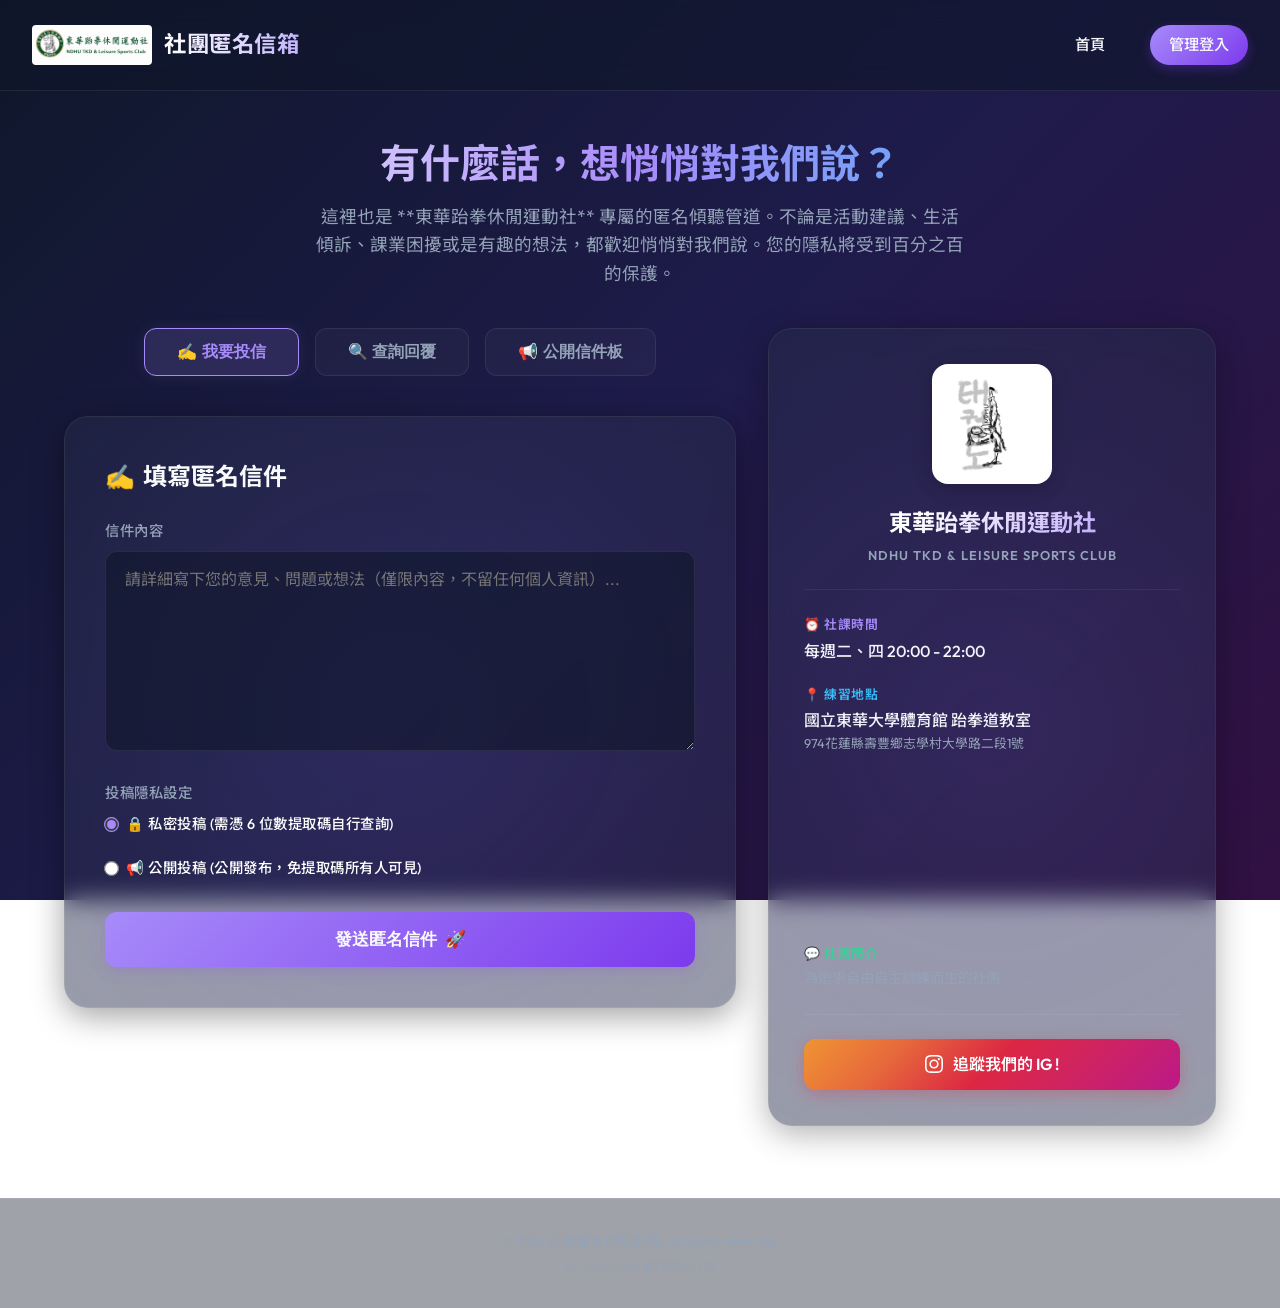
<file: static/index.html>
<!DOCTYPE html>
<html lang="zh-TW">
<head>
    <meta charset="UTF-8">
    <meta name="viewport" content="width=device-width, initial-scale=1.0">
    <title>東華跆拳休閒運動社-匿名信箱</title>
    <meta name="description" content="東華跆拳休閒運動社專屬的匿名信箱，提供一個安全、隱密的管道讓您隨時反映建議、活動想法或生活疑難，並可透過專屬提取碼查詢管理員回覆。">
    <link rel="stylesheet" href="/static/css/style.css">
</head>
<body>

    <header>
        <div class="logo-container" style="display: flex; align-items: center; gap: 0.75rem;">
            <img src="/static/logo.png" alt="社徽" style="height: 40px; border-radius: 4px; object-fit: contain;">
            <div class="logo-text">社團匿名信箱</div>
        </div>
        <div class="nav-links">
            <a href="/" class="btn-nav" id="nav-home">首頁</a>
            <a href="/admin" class="btn-nav btn-nav-primary" id="nav-admin">管理登入</a>
        </div>
    </header>

    <main>
        <!-- Welcome Hero Area -->
        <div style="text-align: center; margin-bottom: 2.5rem;">
            <h1 style="font-size: 2.5rem; font-weight: 700; margin-bottom: 0.5rem; background: linear-gradient(to right, #fff, #a78bfa, #38bdf8); -webkit-background-clip: text; -webkit-text-fill-color: transparent;">
                有什麼話，想悄悄對我們說？
            </h1>
            <p style="color: var(--text-muted); font-size: 1.1rem; max-width: 650px; margin: 0 auto; line-height: 1.6;">
                這裡也是 **東華跆拳休閒運動社** 專屬的匿名傾聽管道。不論是活動建議、生活傾訴、課業困擾或是有趣的想法，都歡迎悄悄對我們說。您的隱私將受到百分之百的保護。
            </p>
        </div>

        <div class="content-layout" style="display: flex; gap: 2rem; align-items: flex-start; flex-wrap: wrap; margin-top: 1rem;">
            <!-- Left Column: Mailbox Panels -->
            <div class="app-column" style="flex: 1.5; min-width: 320px;">
                <!-- Section Switch Tabs -->
                <div class="tabs-container">
                    <button class="tab-btn active" id="tab-submit-btn" onclick="switchTab('submit')">✍ 我要投信</button>
                    <button class="tab-btn" id="tab-query-btn" onclick="switchTab('query')">🔍 查詢回覆</button>
                    <button class="tab-btn" id="tab-public-btn" onclick="switchTab('public')">📢 公開信件板</button>
                </div>

                <!-- TAB 1: SUBMIT LETTER -->
                <div id="tab-submit" class="glass-panel">
                    <h2 style="font-size: 1.5rem; margin-bottom: 1.5rem; display: flex; align-items: center; gap: 0.5rem;">
                        <span style="color: var(--primary);">✍</span> 填寫匿名信件
                    </h2>
                    
                    <form id="submit-form" onsubmit="handleLetterSubmit(event)">
                        <div class="form-group">
                            <label for="content">信件內容</label>
                            <textarea id="content" class="form-control" placeholder="請詳細寫下您的意見、問題或想法（僅限內容，不留任何個人資訊）..." required maxlength="2000" style="min-height: 200px;"></textarea>
                        </div>

                        <div class="form-group" style="margin-bottom: 1.5rem;">
                            <label>投稿隱私設定</label>
                            <div style="display: flex; flex-direction: column; gap: 0.8rem; margin-top: 0.5rem;">
                                <label style="display: flex; align-items: center; gap: 0.5rem; cursor: pointer; color: #fff; font-weight: 500;">
                                    <input type="radio" name="is_public" value="0" checked style="accent-color: var(--primary); transform: scale(1.15);">
                                    🔒 私密投稿 (需憑 6 位數提取碼自行查詢)
                                </label>
                                <label style="display: flex; align-items: center; gap: 0.5rem; cursor: pointer; color: #fff; font-weight: 500;">
                                    <input type="radio" name="is_public" value="1" style="accent-color: var(--primary); transform: scale(1.15);">
                                    📢 公開投稿 (公開發布，免提取碼所有人可見)
                                </label>
                            </div>
                        </div>

                        <button type="submit" class="btn-submit" id="submit-btn">
                            <span>發送匿名信件</span> 🚀
                        </button>
                    </form>

                    <!-- Submission Success Modal/Result inside Panel -->
                    <div id="submit-success-card" style="display: none; text-align: center; padding: 1.5rem 0;" class="fadeIn">
                        <div style="font-size: 4rem; color: var(--success); margin-bottom: 1rem;">🎉</div>
                        <h3 style="font-size: 1.6rem; margin-bottom: 0.5rem;">投遞成功！</h3>
                        
                        <div id="success-private-msg">
                            <p style="color: var(--text-muted); max-width: 500px; margin: 0 auto 1.5rem;">
                                您的信件已放入匿名信箱。請務必**妥善保存下方 6 位數提取碼**，日後可憑此提取碼查詢社團管理員的回覆。
                            </p>
                        </div>

                        <div id="success-public-msg" style="display: none;">
                            <p style="color: var(--text-muted); max-width: 500px; margin: 0 auto 1rem;">
                                您的信件已成功發布至 **「公開信件板」**，所有人均可點閱。
                            </p>
                            <p style="color: #a78bfa; max-width: 500px; margin: 0 auto 1.5rem; font-size: 0.95rem; font-weight: 500;">
                                💡 提示：雖然是公開投稿，您依然可以複製並保存下方的 **6 位數提取碼**。日後在「查詢回覆」分頁輸入它，即可單獨向幹部進行後續的補充說明或對話！
                            </p>
                        </div>

                        <div class="code-box" style="max-width: 320px; margin: 1.5rem auto;">
                            <span class="code-text" id="generated-code">123456</span>
                            <button class="btn-copy" id="btn-copy-code" onclick="copyCode()">複製</button>
                        </div>
                        
                        <button class="btn-submit" style="width: auto; padding: 0.8rem 2rem; background: rgba(255, 255, 255, 0.05); border: 1px solid var(--panel-border); margin-top: 1rem;" onclick="resetSubmitForm()">
                            繼續投遞新信件
                        </button>
                    </div>
                </div>

                <!-- TAB 2: QUERY STATUS & REPLIES -->
                <div id="tab-query" class="glass-panel" style="display: none;">
                    <h2 style="font-size: 1.5rem; margin-bottom: 1.5rem; display: flex; align-items: center; gap: 0.5rem;">
                        <span style="color: var(--secondary);">🔍</span> 查詢回覆狀態
                    </h2>

                    <div class="form-group" style="display: flex; gap: 1rem;">
                        <input type="text" id="query-code-input" class="form-control" placeholder="請輸入 6 位數提取碼（例如：123456）" style="flex: 1;" required maxlength="6" pattern="\d{6}">
                        <button type="button" class="btn-submit" style="width: auto; padding: 0 2rem;" onclick="handleLetterQuery()">
                            查詢
                        </button>
                    </div>

                    <!-- Query Results -->
                    <div id="query-result" style="display: none;">
                        <div class="letter-result-card">
                            <div style="display: flex; justify-content: space-between; align-items: center; margin-bottom: 1rem; border-bottom: 1px solid var(--panel-border); padding-bottom: 0.8rem;">
                                <h3 style="font-size: 1.2rem; color: var(--primary);">📬 您的信件</h3>
                                <span style="font-size: 0.85rem; color: var(--text-muted);">
                                     投遞時間：<span id="result-date">2026/06/27 12:00:00</span>
                                </span>
                            </div>
                            
                            <div id="result-content" style="white-space: pre-wrap; background: rgba(15, 23, 42, 0.4); padding: 1.2rem; border-radius: 12px; margin-bottom: 1.5rem;">
                                信件內容
                            </div>

                            <h4 style="font-size: 1.1rem; margin-bottom: 1rem; color: var(--primary); display: flex; align-items: center; gap: 0.5rem;">
                                <span>💬</span> 管理員回覆
                            </h4>
                            
                            <div id="replies-container" class="replies-timeline">
                                <!-- Replies will be rendered here dynamically -->
                            </div>

                            <!-- Sender Reply Compose Box -->
                            <div style="margin-top: 2rem; border-top: 1px solid var(--panel-border); padding-top: 1.5rem;">
                                <h4 style="font-size: 1.1rem; margin-bottom: 0.75rem; color: var(--secondary);">✍ 繼續補充 / 回覆幹部</h4>
                                <form id="sender-reply-form" onsubmit="submitSenderReply(event)">
                                    <div class="form-group">
                                        <textarea id="sender-reply-content" class="form-control" placeholder="輸入要補充的內容或回覆幹部..." style="min-height: 80px;" required></textarea>
                                    </div>
                                    <button type="submit" class="btn-submit" style="width: auto; padding: 0.6rem 1.5rem; font-size: 0.95rem; float: right; margin-bottom: 1rem;">
                                        送出回覆 📤
                                    </button>
                                </form>
                                <div style="clear: both;"></div>
                            </div>
                        </div>
                    </div>
                    
                    <!-- Not Found or Error Alert inside Panel -->
                    <div id="query-error" style="display: none; background: rgba(248, 113, 113, 0.1); border: 1px solid rgba(248, 113, 113, 0.2); padding: 1rem 1.5rem; border-radius: 12px; color: var(--danger); margin-top: 1.5rem;">
                        找不到該提取碼對應的信件，請再次確認是否輸入正確的 6 位數數字。
                    </div>
                </div>

                <!-- TAB 3: PUBLIC BOARD -->
                <div id="tab-public" class="glass-panel" style="display: none;">
                    <h2 style="font-size: 1.5rem; margin-bottom: 1.5rem; display: flex; align-items: center; gap: 0.5rem;">
                        <span style="color: var(--primary);">📢</span> 公開信件板
                    </h2>
                    
                    <p style="color: var(--text-muted); margin-bottom: 1.5rem; font-size: 0.95rem;">
                        這裡展示所有公開投稿的信件，以及社團幹部們的公開回覆。
                    </p>

                    <div id="public-board-container" style="display: flex; flex-direction: column; gap: 1.5rem;">
                        <div style="text-align: center; color: var(--text-muted); padding: 2rem;">
                            載入中...
                        </div>
                    </div>
                </div>
            </div>

            <!-- Right Column: Club Profile Card -->
            <div class="info-column" style="flex: 1; min-width: 300px; position: sticky; top: 100px;">
                <div class="glass-panel" style="border: 1px solid rgba(255, 255, 255, 0.08); background: rgba(30, 41, 59, 0.45); border-radius: 24px; padding: 2.2rem; box-shadow: 0 8px 32px 0 rgba(0, 0, 0, 0.3);">
                    <div style="text-align: center; margin-bottom: 1.5rem;">
                        <img src="/static/club_illustration.png" alt="社課插圖" style="width: 120px; height: 120px; border-radius: 16px; object-fit: contain; margin-bottom: 0.75rem; border: 1px solid rgba(255, 255, 255, 0.1); box-shadow: 0 4px 20px rgba(0, 0, 0, 0.2); background: white; padding: 5px;">
                        <h2 style="font-size: 1.45rem; font-weight: 700; color: #fff; margin-bottom: 0.25rem; background: linear-gradient(135deg, #fff 30%, #a78bfa 100%); -webkit-background-clip: text; -webkit-text-fill-color: transparent;">東華跆拳休閒運動社</h2>
                        <p style="font-size: 0.8rem; color: var(--text-muted); text-transform: uppercase; letter-spacing: 1px; font-weight: 600;">NDHU TKD & Leisure Sports Club</p>
                    </div>
                    
                    <hr style="border: 0; border-top: 1px solid rgba(255, 255, 255, 0.06); margin: 1.5rem 0;" />
                    
                    <div style="display: flex; flex-direction: column; gap: 1.25rem;">
                        <div>
                            <div style="font-size: 0.8rem; color: #a78bfa; font-weight: 600; text-transform: uppercase; margin-bottom: 0.25rem; letter-spacing: 0.5px;">⏰ 社課時間</div>
                            <div style="color: #f1f5f9; font-size: 1rem; font-weight: 500;">每週二、四 20:00 - 22:00</div>
                        </div>
                        
                        <div>
                            <div style="font-size: 0.8rem; color: #38bdf8; font-weight: 600; text-transform: uppercase; margin-bottom: 0.25rem; letter-spacing: 0.5px;">📍 練習地點</div>
                            <div style="color: #f1f5f9; font-size: 1rem; font-weight: 500; line-height: 1.4;">
                                國立東華大學體育館 跆拳道教室<br>
                                <span style="font-size: 0.8rem; color: var(--text-muted); font-weight: 400;">974花蓮縣壽豐鄉志學村大學路二段1號</span>
                            </div>
                            <iframe src="https://maps.google.com/maps?q=國立東華大學體育館&hl=zh-TW&z=15&output=embed" width="100%" height="150" style="border:0; border-radius: 12px; margin-top: 0.75rem; opacity: 0.85;" allowfullscreen="" loading="lazy"></iframe>
                        </div>
                        
                        <div>
                            <div style="font-size: 0.8rem; color: #34d399; font-weight: 600; text-transform: uppercase; margin-bottom: 0.25rem; letter-spacing: 0.5px;">💬 社團簡介</div>
                            <div style="color: var(--text-muted); font-size: 0.9rem; line-height: 1.55;">
                                為追求自由自主訓練而生的社團
                            </div>
                        </div>
                    </div>
                    
                    <hr style="border: 0; border-top: 1px solid rgba(255, 255, 255, 0.06); margin: 1.5rem 0;" />
                    
                    <a href="https://www.instagram.com/ndhu_tkd_fun?utm_source=ig_web_button_share_sheet&igsh=ZDNlZDc0MzIxNw==" target="_blank" class="btn-submit" style="display: flex; align-items: center; justify-content: center; gap: 0.6rem; background: linear-gradient(135deg, #f09433 0%, #e6683c 25%, #dc2743 50%, #cc2366 75%, #bc1888 100%); border: none; text-decoration: none; font-size: 1rem; font-weight: 600; padding: 0.8rem; border-radius: 12px; transition: transform 0.2s, box-shadow 0.2s; box-shadow: 0 4px 15px rgba(220, 39, 67, 0.3); color: #fff;">
                        <svg style="width: 18px; height: 18px; fill: white;" viewBox="0 0 24 24">
                            <path d="M12 2.163c3.204 0 3.584.012 4.85.07 3.252.148 4.771 1.691 4.919 4.919.058 1.265.069 1.645.069 4.849 0 3.205-.012 3.584-.069 4.849-.149 3.225-1.664 4.771-4.919 4.919-1.266.058-1.644.07-4.85.07-3.204 0-3.584-.012-4.849-.07-3.26-.149-4.771-1.699-4.919-4.92-.058-1.265-.07-1.644-.07-4.849 0-3.204.013-3.583.07-4.849.149-3.227 1.664-4.771 4.919-4.919 1.266-.057 1.645-.069 4.849-.069zM12 0C8.741 0 8.333.014 7.053.072 2.695.272.273 2.69.073 7.051c-.059 1.281-.073 1.689-.073 4.948 0 3.259.014 3.668.072 4.948.2 4.358 2.618 6.78 6.98 6.98 1.281.058 1.689.072 4.948.072 3.259 0 3.668-.014 4.948-.072 4.354-.2 6.782-2.618 6.979-6.98.059-1.28.073-1.689.073-4.948 0-3.259-.014-3.667-.072-4.947-.196-4.354-2.617-6.78-6.979-6.98C15.668.014 15.259 0 12 0zm0 5.838a6.162 6.162 0 1 0 0 12.324 6.162 6.162 0 0 0 0-12.324zM12 16a4 4 0 1 1 0-8 4 4 0 0 1 0 8zm6.406-11.845a1.44 1.44 0 1 0 0 2.881 1.44 1.44 0 0 0 0-2.881z"/>
                        </svg>
                        追蹤我們的 IG !
                    </a>
                </div>
            </div>
        </div>
    </main>

    <!-- Global Feedback Notification (Toast) -->
    <div id="toast" class="toast-msg"></div>

    <footer>
        <p>&copy; 2026 社團匿名信箱系統. All rights reserved.</p>
        <p style="font-size: 0.75rem; margin-top: 0.25rem; opacity: 0.5;">由 Antigravity 團隊精心打造</p>
    </footer>

    <script src="/static/js/app.js"></script>
</body>
</html>
</file>
<file: static/css/style.css>
/* Import modern premium fonts */
@import url('https://fonts.googleapis.com/css2?family=Outfit:wght@300;400;500;600;700&family=Noto+Sans+TC:wght@300;400;500;700&display=swap');

:root {
    --bg-gradient: linear-gradient(135deg, #0f172a 0%, #1e1b4b 50%, #311042 100%);
    --panel-bg: rgba(30, 41, 59, 0.45);
    --panel-border: rgba(255, 255, 255, 0.08);
    --glow-primary: rgba(139, 92, 246, 0.15);
    
    /* Elegant Palette */
    --primary: #a78bfa;
    --primary-hover: #c4b5fd;
    --secondary: #38bdf8;
    --success: #34d399;
    --warning: #fbbf24;
    --danger: #f87171;
    --text-main: #f8fafc;
    --text-muted: #94a3b8;
    --text-dark: #0f172a;
    
    /* Shadow effects */
    --shadow-premium: 0 8px 32px 0 rgba(0, 0, 0, 0.37);
    --glass-blur: blur(12px);
    
    --font-sans: 'Outfit', 'Noto Sans TC', -apple-system, BlinkMacSystemFont, "Segoe UI", Roboto, sans-serif;
    --transition-smooth: all 0.3s cubic-bezier(0.4, 0, 0.2, 1);
}

* {
    box-sizing: border-box;
    margin: 0;
    padding: 0;
}

body {
    font-family: var(--font-sans);
    background: var(--bg-gradient);
    background-attachment: fixed;
    color: var(--text-main);
    min-height: 100vh;
    display: flex;
    flex-direction: column;
    overflow-x: hidden;
    line-height: 1.6;
}

/* Header & Navigation Styles */
header {
    width: 100%;
    padding: 1.5rem 2rem;
    display: flex;
    justify-content: space-between;
    align-items: center;
    backdrop-filter: var(--glass-blur);
    -webkit-backdrop-filter: var(--glass-blur);
    border-bottom: 1px solid var(--panel-border);
    position: sticky;
    top: 0;
    z-index: 100;
    background: rgba(15, 23, 42, 0.6);
}

.logo-container {
    display: flex;
    align-items: center;
    gap: 0.75rem;
}

.logo-icon {
    font-size: 2rem;
    background: linear-gradient(135deg, var(--primary), var(--secondary));
    -webkit-background-clip: text;
    -webkit-text-fill-color: transparent;
    font-weight: 700;
}

.logo-text {
    font-size: 1.4rem;
    font-weight: 700;
    letter-spacing: 0.5px;
    background: linear-gradient(to right, #ffffff, #c4b5fd);
    -webkit-background-clip: text;
    -webkit-text-fill-color: transparent;
}

.nav-links {
    display: flex;
    gap: 1.5rem;
    align-items: center;
}

.btn-nav {
    color: var(--text-main);
    text-decoration: none;
    font-size: 0.95rem;
    font-weight: 500;
    padding: 0.5rem 1.2rem;
    border-radius: 50px;
    transition: var(--transition-smooth);
    border: 1px solid transparent;
}

.btn-nav:hover {
    background: rgba(255, 255, 255, 0.05);
    border-color: var(--panel-border);
}

.btn-nav-primary {
    background: linear-gradient(135deg, var(--primary) 0%, #7c3aed 100%);
    box-shadow: 0 4px 12px rgba(124, 58, 237, 0.3);
    border: none;
}

.btn-nav-primary:hover {
    transform: translateY(-2px);
    box-shadow: 0 6px 16px rgba(124, 58, 237, 0.4);
    background: linear-gradient(135deg, var(--primary-hover) 0%, #8b5cf6 100%);
    color: var(--text-main);
}

/* Container Structure */
main {
    flex: 1;
    max-width: 1200px;
    width: 100%;
    margin: 0 auto;
    padding: 2.5rem 1.5rem;
}

/* Glassmorphism Panel */
.glass-panel {
    background: var(--panel-bg);
    backdrop-filter: var(--glass-blur);
    -webkit-backdrop-filter: var(--glass-blur);
    border: 1px solid var(--panel-border);
    border-radius: 24px;
    padding: 2.5rem;
    box-shadow: var(--shadow-premium);
    margin-bottom: 2rem;
    position: relative;
    overflow: hidden;
}

.glass-panel::before {
    content: '';
    position: absolute;
    top: -50%;
    left: -50%;
    width: 200%;
    height: 200%;
    background: radial-gradient(circle, var(--glow-primary) 0%, transparent 70%);
    pointer-events: none;
    z-index: 0;
}

.glass-panel > * {
    position: relative;
    z-index: 1;
}

/* Tab navigation for Landing Page */
.tabs-container {
    display: flex;
    justify-content: center;
    gap: 1rem;
    margin-bottom: 2.5rem;
}

.tab-btn {
    background: rgba(255, 255, 255, 0.03);
    border: 1px solid var(--panel-border);
    color: var(--text-muted);
    padding: 0.8rem 2rem;
    border-radius: 12px;
    font-size: 1rem;
    font-weight: 600;
    cursor: pointer;
    transition: var(--transition-smooth);
}

.tab-btn:hover {
    color: var(--text-main);
    background: rgba(255, 255, 255, 0.08);
}

.tab-btn.active {
    background: rgba(167, 139, 250, 0.15);
    border-color: var(--primary);
    color: var(--primary);
    box-shadow: 0 0 15px rgba(167, 139, 250, 0.1);
}

/* Form Elements */
.form-group {
    margin-bottom: 1.5rem;
}

.form-group label {
    display: block;
    font-size: 0.9rem;
    font-weight: 500;
    color: var(--text-muted);
    margin-bottom: 0.5rem;
    letter-spacing: 0.5px;
}

.form-control {
    width: 100%;
    background: rgba(15, 23, 42, 0.6);
    border: 1px solid var(--panel-border);
    border-radius: 12px;
    padding: 0.9rem 1.2rem;
    color: var(--text-main);
    font-family: var(--font-sans);
    font-size: 1rem;
    transition: var(--transition-smooth);
}

.form-control:focus {
    outline: none;
    border-color: var(--primary);
    box-shadow: 0 0 0 3px rgba(167, 139, 250, 0.15);
    background: rgba(15, 23, 42, 0.8);
}

select.form-control {
    appearance: none;
    background-image: url("data:image/svg+xml,%3Csvg xmlns='http://www.w3.org/2000/svg' fill='none' viewBox='0 0 24 24' stroke='%2394a3b8'%3E%3Cpath stroke-linecap='round' stroke-linejoin='round' stroke-width='2' d='M19 9l-7 7-7-7'/%3E%3C/svg%3E");
    background-repeat: no-repeat;
    background-position: right 1.2rem center;
    background-size: 1.2rem;
    padding-right: 2.5rem;
}

textarea.form-control {
    resize: vertical;
    min-height: 150px;
}

/* Submit and Action Buttons */
.btn-submit {
    display: inline-flex;
    align-items: center;
    justify-content: center;
    gap: 0.5rem;
    width: 100%;
    background: linear-gradient(135deg, var(--primary) 0%, #7c3aed 100%);
    color: var(--text-main);
    border: none;
    border-radius: 12px;
    padding: 1rem 2rem;
    font-size: 1.05rem;
    font-weight: 600;
    cursor: pointer;
    transition: var(--transition-smooth);
    box-shadow: 0 4px 15px rgba(124, 58, 237, 0.2);
}

.btn-submit:hover {
    transform: translateY(-2px);
    box-shadow: 0 6px 20px rgba(124, 58, 237, 0.35);
    background: linear-gradient(135deg, var(--primary-hover) 0%, #8b5cf6 100%);
}

.btn-submit:active {
    transform: translateY(0);
}

/* Cards for letter presentation */
.letter-result-card {
    background: rgba(255, 255, 255, 0.02);
    border: 1px solid var(--panel-border);
    border-radius: 16px;
    padding: 1.8rem;
    margin-top: 2rem;
    animation: fadeIn 0.4s ease-out;
}

/* Animations */
@keyframes fadeIn {
    from { opacity: 0; transform: translateY(10px); }
    to { opacity: 1; transform: translateY(0); }
}

/* Badges styling */
.badge {
    display: inline-flex;
    align-items: center;
    padding: 0.25rem 0.75rem;
    border-radius: 50px;
    font-size: 0.8rem;
    font-weight: 600;
    letter-spacing: 0.5px;
}

.badge-suggestion { background: rgba(56, 189, 248, 0.15); color: var(--secondary); border: 1px solid rgba(56, 189, 248, 0.3); }
.badge-activity { background: rgba(167, 139, 250, 0.15); color: var(--primary); border: 1px solid rgba(167, 139, 250, 0.3); }
.badge-study { background: rgba(52, 211, 153, 0.15); color: var(--success); border: 1px solid rgba(52, 211, 153, 0.3); }
.badge-complaint { background: rgba(248, 113, 113, 0.15); color: var(--danger); border: 1px solid rgba(248, 113, 113, 0.3); }
.badge-other { background: rgba(148, 163, 184, 0.15); color: var(--text-muted); border: 1px solid rgba(148, 163, 184, 0.3); }

/* Copy Code Segment */
.code-box {
    display: flex;
    align-items: center;
    justify-content: space-between;
    background: rgba(15, 23, 42, 0.8);
    border: 1px solid rgba(167, 139, 250, 0.3);
    border-radius: 12px;
    padding: 1rem 1.5rem;
    margin: 1.5rem 0;
}

.code-text {
    font-family: 'Courier New', Courier, monospace;
    font-size: 1.3rem;
    font-weight: 700;
    color: var(--primary);
    letter-spacing: 1px;
}

.btn-copy {
    background: rgba(255, 255, 255, 0.05);
    border: 1px solid var(--panel-border);
    color: var(--text-main);
    padding: 0.5rem 1rem;
    border-radius: 8px;
    cursor: pointer;
    font-size: 0.85rem;
    transition: var(--transition-smooth);
}

.btn-copy:hover {
    background: rgba(255, 255, 255, 0.1);
    border-color: var(--primary);
}

/* Timeline & Replies for users */
.replies-timeline {
    margin-top: 1.5rem;
    border-left: 2px solid rgba(167, 139, 250, 0.2);
    padding-left: 1.5rem;
}

.reply-item {
    position: relative;
    margin-bottom: 1.5rem;
}

.reply-item::before {
    content: '';
    position: absolute;
    left: calc(-1.5rem - 6px);
    top: 6px;
    width: 10px;
    height: 10px;
    border-radius: 50%;
    background: var(--primary);
    box-shadow: 0 0 8px var(--primary);
}

.reply-header {
    display: flex;
    justify-content: space-between;
    font-size: 0.85rem;
    color: var(--text-muted);
    margin-bottom: 0.4rem;
}

.reply-content {
    background: rgba(255, 255, 255, 0.03);
    border: 1px solid var(--panel-border);
    padding: 1rem;
    border-radius: 12px;
    font-size: 0.95rem;
}

/* Footer Section */
footer {
    padding: 2rem;
    text-align: center;
    font-size: 0.85rem;
    color: var(--text-muted);
    border-top: 1px solid var(--panel-border);
    background: rgba(15, 23, 42, 0.4);
    margin-top: auto;
}

/* --- ADMIN MODULE STYLES --- */
.admin-grid {
    display: grid;
    grid-template-columns: 320px 1fr;
    gap: 1.5rem;
    height: calc(100vh - 160px);
}

.admin-sidebar {
    background: rgba(30, 41, 59, 0.4);
    border: 1px solid var(--panel-border);
    border-radius: 20px;
    padding: 1.25rem;
    display: flex;
    flex-direction: column;
    overflow-y: auto;
}

.admin-content {
    background: rgba(30, 41, 59, 0.45);
    border: 1px solid var(--panel-border);
    border-radius: 20px;
    padding: 2rem;
    overflow-y: auto;
    display: flex;
    flex-direction: column;
}

/* Filters & Search in Admin Panel */
.sidebar-filters {
    margin-bottom: 1.25rem;
}

.search-wrapper {
    position: relative;
    margin-bottom: 1rem;
}

.sidebar-title {
    font-size: 1.1rem;
    font-weight: 600;
    margin-bottom: 0.75rem;
    color: var(--text-main);
}

.letter-list {
    display: flex;
    flex-direction: column;
    gap: 0.75rem;
    flex: 1;
    overflow-y: auto;
}

/* Letter list items */
.letter-list-item {
    background: rgba(15, 23, 42, 0.4);
    border: 1px solid var(--panel-border);
    border-radius: 12px;
    padding: 1rem;
    cursor: pointer;
    transition: var(--transition-smooth);
    position: relative;
}

.letter-list-item:hover {
    background: rgba(255, 255, 255, 0.03);
    border-color: rgba(167, 139, 250, 0.3);
}

.letter-list-item.active {
    background: rgba(167, 139, 250, 0.1);
    border-color: var(--primary);
}

.item-header {
    display: flex;
    justify-content: space-between;
    align-items: center;
    margin-bottom: 0.5rem;
}

.item-title {
    font-weight: 600;
    font-size: 0.95rem;
    white-space: nowrap;
    overflow: hidden;
    text-overflow: ellipsis;
    max-width: 170px;
}

.item-meta {
    font-size: 0.75rem;
    color: var(--text-muted);
}

/* Read/Unread Dots & Badges */
.status-indicator {
    display: inline-block;
    width: 8px;
    height: 8px;
    border-radius: 50%;
    margin-right: 0.5rem;
}

.status-unread {
    background: var(--secondary);
    box-shadow: 0 0 8px var(--secondary);
}

.status-read {
    background: transparent;
}

.admin-badge-unread {
    position: absolute;
    top: 10px;
    right: 10px;
    background: var(--secondary);
    color: var(--text-dark);
    font-size: 0.7rem;
    font-weight: 700;
    padding: 0.1rem 0.4rem;
    border-radius: 4px;
}

/* Details Panel for Selected Letter */
.detail-header {
    border-bottom: 1px solid var(--panel-border);
    padding-bottom: 1.5rem;
    margin-bottom: 1.5rem;
}

.detail-title-row {
    display: flex;
    justify-content: space-between;
    align-items: flex-start;
    gap: 1rem;
    margin-bottom: 0.75rem;
}

.detail-title {
    font-size: 1.6rem;
    font-weight: 700;
}

.detail-meta {
    display: flex;
    gap: 1rem;
    font-size: 0.85rem;
    color: var(--text-muted);
    align-items: center;
}

.detail-body {
    background: rgba(15, 23, 42, 0.4);
    border: 1px solid var(--panel-border);
    border-radius: 16px;
    padding: 1.5rem;
    margin-bottom: 2rem;
    font-size: 1.05rem;
    white-space: pre-wrap;
    flex-grow: 0;
}

/* Reply writing section */
.reply-compose-box {
    margin-top: auto;
    border-top: 1px solid var(--panel-border);
    padding-top: 1.5rem;
}

/* Alerts and feedback popups */
.toast-msg {
    position: fixed;
    bottom: 2rem;
    right: 2rem;
    padding: 1rem 1.5rem;
    border-radius: 12px;
    font-size: 0.95rem;
    font-weight: 600;
    box-shadow: 0 4px 20px rgba(0, 0, 0, 0.5);
    z-index: 1000;
    display: flex;
    align-items: center;
    gap: 0.5rem;
    transform: translateY(100px);
    opacity: 0;
    transition: var(--transition-smooth);
}

.toast-msg.show {
    transform: translateY(0);
    opacity: 1;
}

.toast-success {
    background: #064e3b;
    border: 1px solid var(--success);
    color: var(--success);
}

.toast-error {
    background: #7f1d1d;
    border: 1px solid var(--danger);
    color: var(--danger);
}

/* Centered Admin Login Container */
.login-container {
    max-width: 450px;
    width: 100%;
    margin: 4rem auto;
}

/* Empty placeholder */
.empty-placeholder {
    display: flex;
    flex-direction: column;
    align-items: center;
    justify-content: center;
    height: 100%;
    color: var(--text-muted);
    text-align: center;
    padding: 3rem;
}

.empty-icon {
    font-size: 3rem;
    margin-bottom: 1rem;
    opacity: 0.5;
}

/* Responsive adjustment */
@media (max-width: 768px) {
    .admin-grid {
        grid-template-columns: 1fr;
        height: auto;
    }
    .admin-sidebar {
        height: 350px;
    }
    main {
        padding: 1.5rem 1rem;
    }
    .glass-panel {
        padding: 1.5rem;
    }
    .detail-title {
        font-size: 1.3rem;
    }
}

/* --- IG STORY EXPORT LAYOUT DESIGN (1080 x 1920) --- */
.ig-story-layout {
    width: 1080px;
    height: 1920px;
    background: linear-gradient(145deg, #0b0f19 0%, #1a153b 40%, #2b0e3b 80%, #3d1135 100%);
    color: #f8fafc;
    padding: 120px 80px;
    font-family: 'Outfit', 'Noto Sans TC', sans-serif;
    display: flex;
    flex-direction: column;
    justify-content: space-between;
    box-sizing: border-box;
    overflow: hidden;
}

.ig-story-inner {
    height: 100%;
    display: flex;
    flex-direction: column;
    justify-content: space-between;
}

.ig-card-watermark {
    margin-bottom: 60px;
    display: flex;
    justify-content: center;
    align-items: center;
}

.ig-story-block {
    background: rgba(255, 255, 255, 0.04);
    backdrop-filter: blur(25px);
    -webkit-backdrop-filter: blur(25px);
    border: 1px solid rgba(255, 255, 255, 0.1);
    border-radius: 40px;
    padding: 60px;
    box-shadow: 0 20px 50px rgba(0, 0, 0, 0.3);
}

.letter-block {
    margin-bottom: 60px;
    border-left: 10px solid #38bdf8;
}

.reply-block {
    flex-grow: 1;
    margin-bottom: 100px;
    border-left: 10px solid #a78bfa;
    background: rgba(167, 139, 250, 0.03);
}

.block-tag {
    font-size: 34px;
    font-weight: 700;
    margin-bottom: 30px;
    letter-spacing: 1px;
}

.tag-sender {
    color: #38bdf8;
    text-shadow: 0 0 10px rgba(56, 189, 248, 0.2);
}

.tag-admin {
    color: #a78bfa;
    text-shadow: 0 0 10px rgba(167, 139, 250, 0.2);
}

.block-content {
    font-size: 40px;
    line-height: 1.7;
    font-weight: 400;
    color: #f1f5f9;
    white-space: pre-wrap;
    word-break: break-all;
}

.ig-card-footer {
    font-size: 28px;
    color: #94a3b8;
    text-align: center;
    border-top: 2px solid rgba(255, 255, 255, 0.08);
    padding-top: 50px;
    letter-spacing: 1px;
}

.ig-logo-img {
    max-height: 160px;
    max-width: 900px;
    object-fit: contain;
    border-radius: 24px;
    border: 3px solid rgba(255, 255, 255, 0.15);
    box-shadow: 0 15px 35px rgba(0, 0, 0, 0.5);
}

.btn-nav.active {
    background: rgba(167, 139, 250, 0.15) !important;
    border-color: var(--primary) !important;
    color: var(--primary) !important;
    box-shadow: 0 0 10px rgba(167, 139, 250, 0.1);
}
</file>
